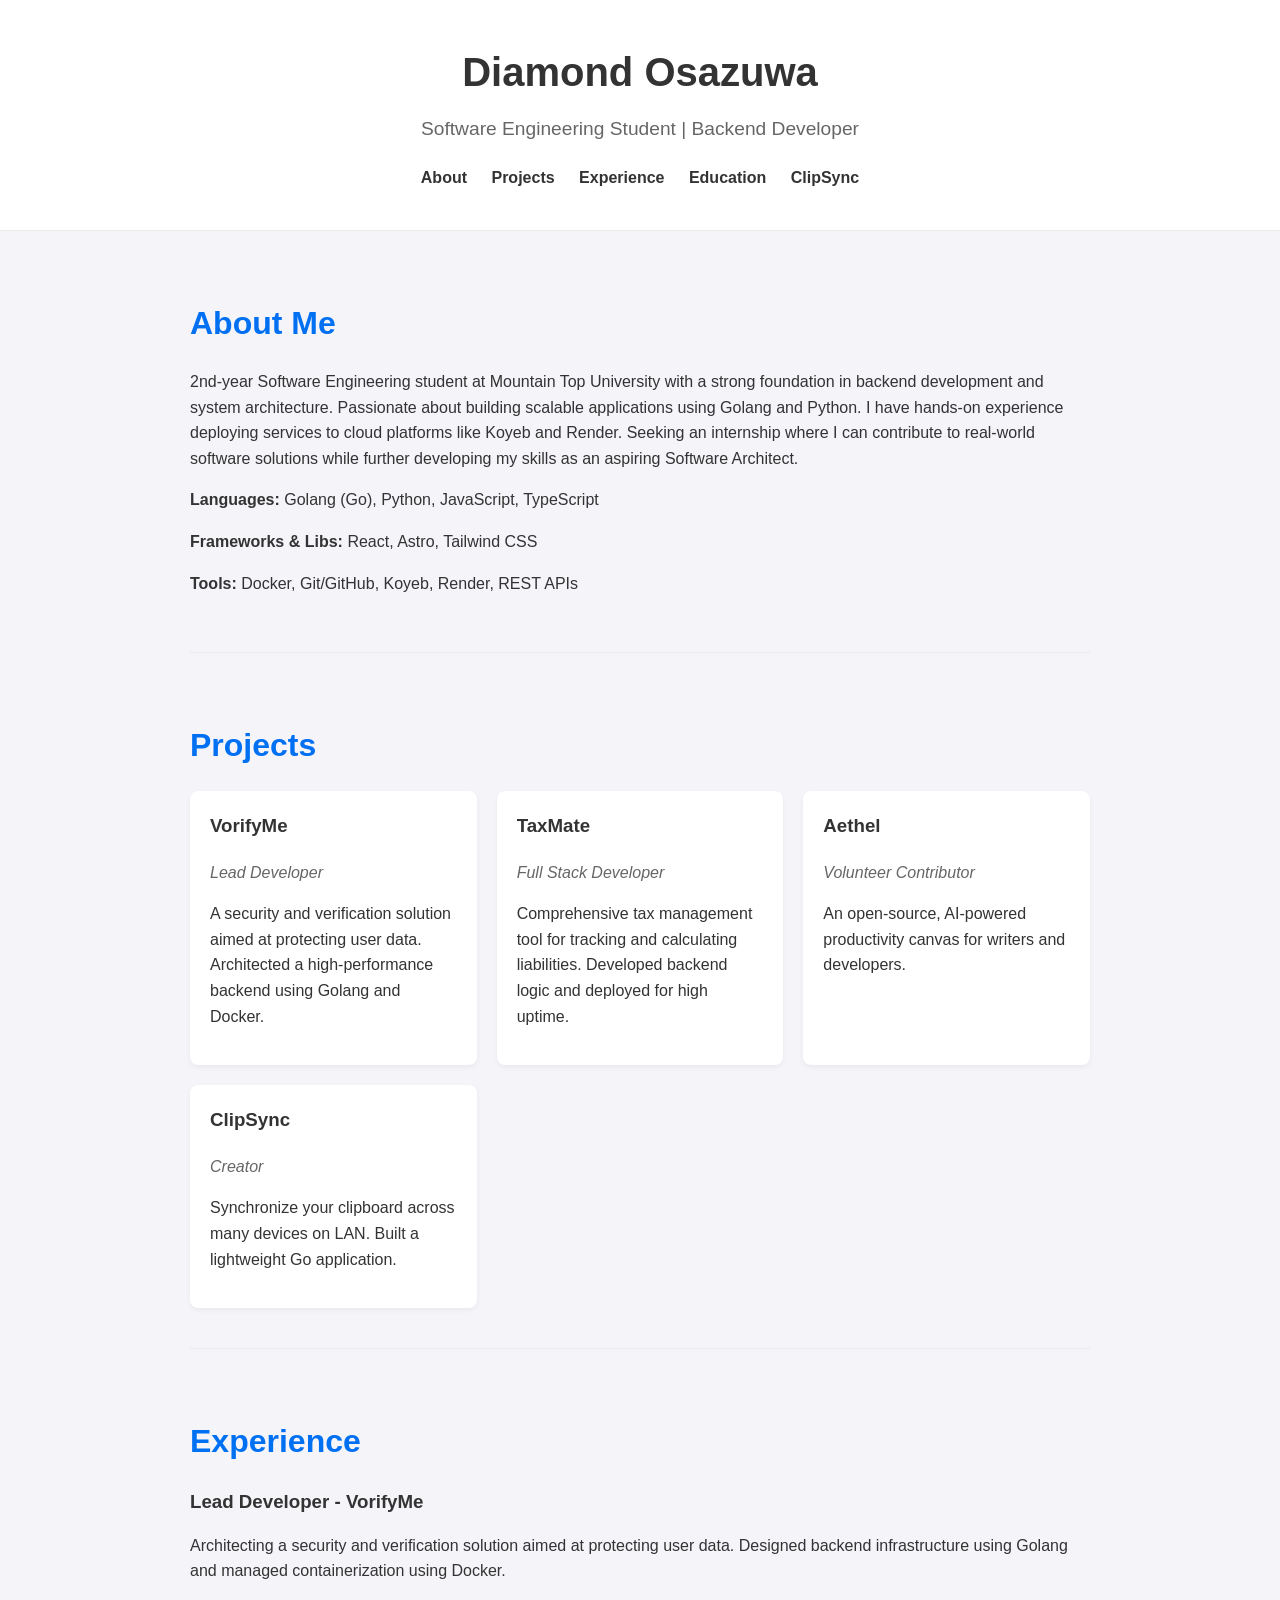
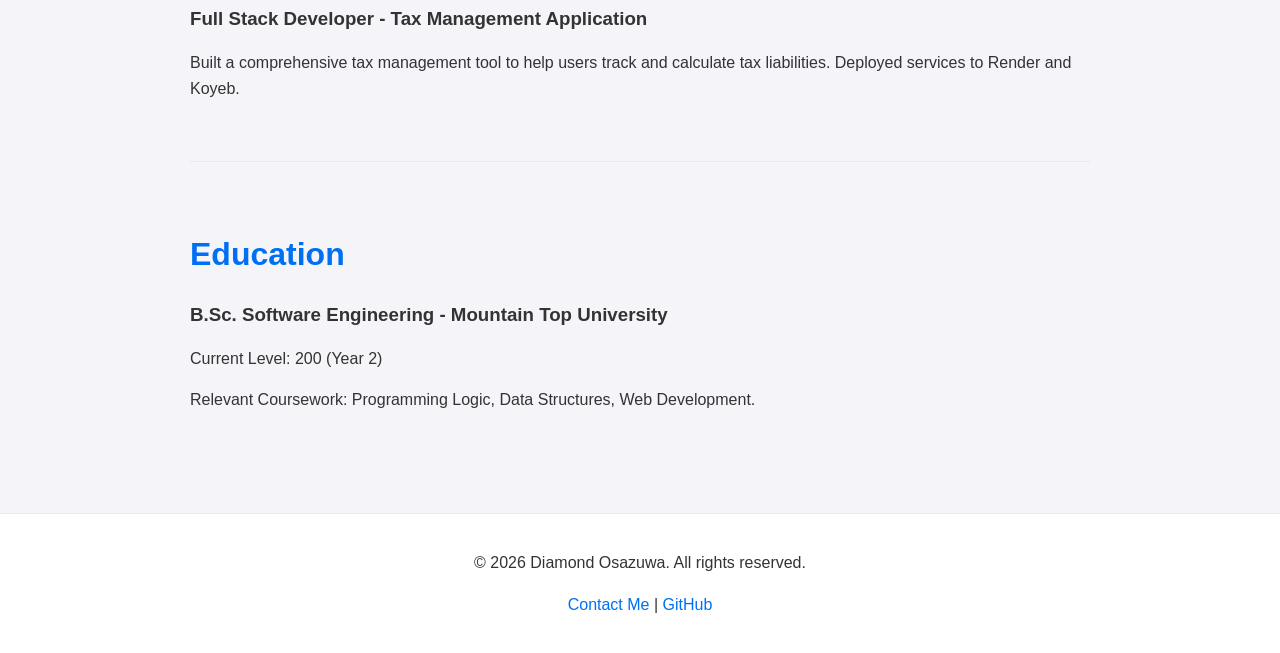
<file: index.html>
<!DOCTYPE html>
<html lang="en">
<head>
    <meta charset="UTF-8">
    <meta name="viewport" content="width=device-width, initial-scale=1.0">
    <title>Diamond Osazuwa - Portfolio</title>
    <link rel="stylesheet" href="style.css">
</head>
<body>
    <header>
        <div class="container">
            <h1>Diamond Osazuwa</h1>
            <p class="subtitle">Software Engineering Student | Backend Developer</p>
            <nav>
                <a href="#about">About</a>
                <a href="#projects">Projects</a>
                <a href="#experience">Experience</a>
                <a href="#education">Education</a>
                <a href="/clipsync/">ClipSync</a>
            </nav>
        </div>
    </header>

    <main class="container">
        <section id="about">
            <h2>About Me</h2>
            <p>2nd-year Software Engineering student at Mountain Top University with a strong foundation in backend development and system architecture. Passionate about building scalable applications using Golang and Python. I have hands-on experience deploying services to cloud platforms like Koyeb and Render. Seeking an internship where I can contribute to real-world software solutions while further developing my skills as an aspiring Software Architect.</p>
            <p><strong>Languages:</strong> Golang (Go), Python, JavaScript, TypeScript</p>
            <p><strong>Frameworks & Libs:</strong> React, Astro, Tailwind CSS</p>
            <p><strong>Tools:</strong> Docker, Git/GitHub, Koyeb, Render, REST APIs</p>
        </section>

        <section id="projects">
            <h2>Projects</h2>
            <div class="project-grid">
                <div class="project-card">
                    <h3><a href="https://github.com/blade-mx4/VorifyME">VorifyMe</a></h3>
                    <p class="role">Lead Developer</p>
                    <p>A security and verification solution aimed at protecting user data. Architected a high-performance backend using Golang and Docker.</p>
                </div>
                <div class="project-card">
                    <h3><a href="https://github.com/DiamondOsas/TaxMate">TaxMate</a></h3>
                    <p class="role">Full Stack Developer</p>
                    <p>Comprehensive tax management tool for tracking and calculating liabilities. Developed backend logic and deployed for high uptime.</p>
                </div>
                <div class="project-card">
                    <h3><a href="https://github.com/Homies-Tech-Innovation/aethel">Aethel</a></h3>
                    <p class="role">Volunteer Contributor</p>
                    <p>An open-source, AI-powered productivity canvas for writers and developers.</p>
                </div>
                <div class="project-card">
                    <h3><a href="/clipsync/">ClipSync</a></h3>
                    <p class="role">Creator</p>
                    <p>Synchronize your clipboard across many devices on LAN. Built a lightweight Go application.</p>
                </div>
            </div>
        </section>

        <section id="experience">
            <h2>Experience</h2>
            <div class="experience-item">
                <h3>Lead Developer - VorifyMe</h3>
                <p>Architecting a security and verification solution aimed at protecting user data. Designed backend infrastructure using Golang and managed containerization using Docker.</p>
            </div>
            <div class="experience-item">
                <h3>Full Stack Developer - Tax Management Application</h3>
                <p>Built a comprehensive tax management tool to help users track and calculate tax liabilities. Deployed services to Render and Koyeb.</p>
            </div>
        </section>

        <section id="education">
            <h2>Education</h2>
            <div class="education-item">
                <h3>B.Sc. Software Engineering - Mountain Top University</h3>
                <p>Current Level: 200 (Year 2)</p>
                <p>Relevant Coursework: Programming Logic, Data Structures, Web Development.</p>
            </div>
        </section>
    </main>

    <footer>
        <div class="container">
            <p>&copy; 2026 Diamond Osazuwa. All rights reserved.</p>
            <p><a href="mailto:diamondosazuwa@gmail.com">Contact Me</a> | <a href="https://github.com/DiamondOsas">GitHub</a></p>
        </div>
    </footer>
</body>
</html>
</file>
<file: style.css>
:root {
    --bg-color: #f4f4f9;
    --text-color: #333;
    --accent-color: #0070f3;
    --card-bg: #fff;
}

body {
    font-family: -apple-system, BlinkMacSystemFont, "Segoe UI", Roboto, Helvetica, Arial, sans-serif;
    line-height: 1.6;
    margin: 0;
    padding: 0;
    background-color: var(--bg-color);
    color: var(--text-color);
}

.container {
    max-width: 900px;
    margin: 0 auto;
    padding: 0 20px;
}

header {
    background-color: var(--card-bg);
    padding: 40px 0;
    border-bottom: 1px solid #eaeaea;
    text-align: center;
}

header h1 {
    margin: 0;
    font-size: 2.5rem;
}

.subtitle {
    color: #666;
    font-size: 1.2rem;
    margin-top: 10px;
}

nav {
    margin-top: 20px;
}

nav a {
    margin: 0 10px;
    text-decoration: none;
    color: var(--text-color);
    font-weight: bold;
}

nav a:hover {
    color: var(--accent-color);
}

section {
    padding: 40px 0;
    border-bottom: 1px solid #eaeaea;
}

section:last-child {
    border-bottom: none;
}

h2 {
    font-size: 2rem;
    color: var(--accent-color);
    margin-bottom: 20px;
}

.project-grid {
    display: grid;
    grid-template-columns: repeat(auto-fit, minmax(250px, 1fr));
    gap: 20px;
}

.project-card {
    background: var(--card-bg);
    padding: 20px;
    border-radius: 8px;
    box-shadow: 0 2px 5px rgba(0,0,0,0.05);
}

.project-card h3 {
    margin-top: 0;
}

.project-card h3 a {
    color: var(--text-color);
    text-decoration: none;
}

.project-card h3 a:hover {
    color: var(--accent-color);
}

.role {
    font-style: italic;
    color: #666;
    margin-bottom: 10px;
}

.experience-item, .education-item {
    margin-bottom: 20px;
}

.experience-item h3, .education-item h3 {
    margin-bottom: 5px;
}

footer {
    text-align: center;
    padding: 20px 0;
    margin-top: 40px;
    background-color: var(--card-bg);
    border-top: 1px solid #eaeaea;
}

footer a {
    color: var(--accent-color);
    text-decoration: none;
}

footer a:hover {
    text-decoration: underline;
}
</file>
